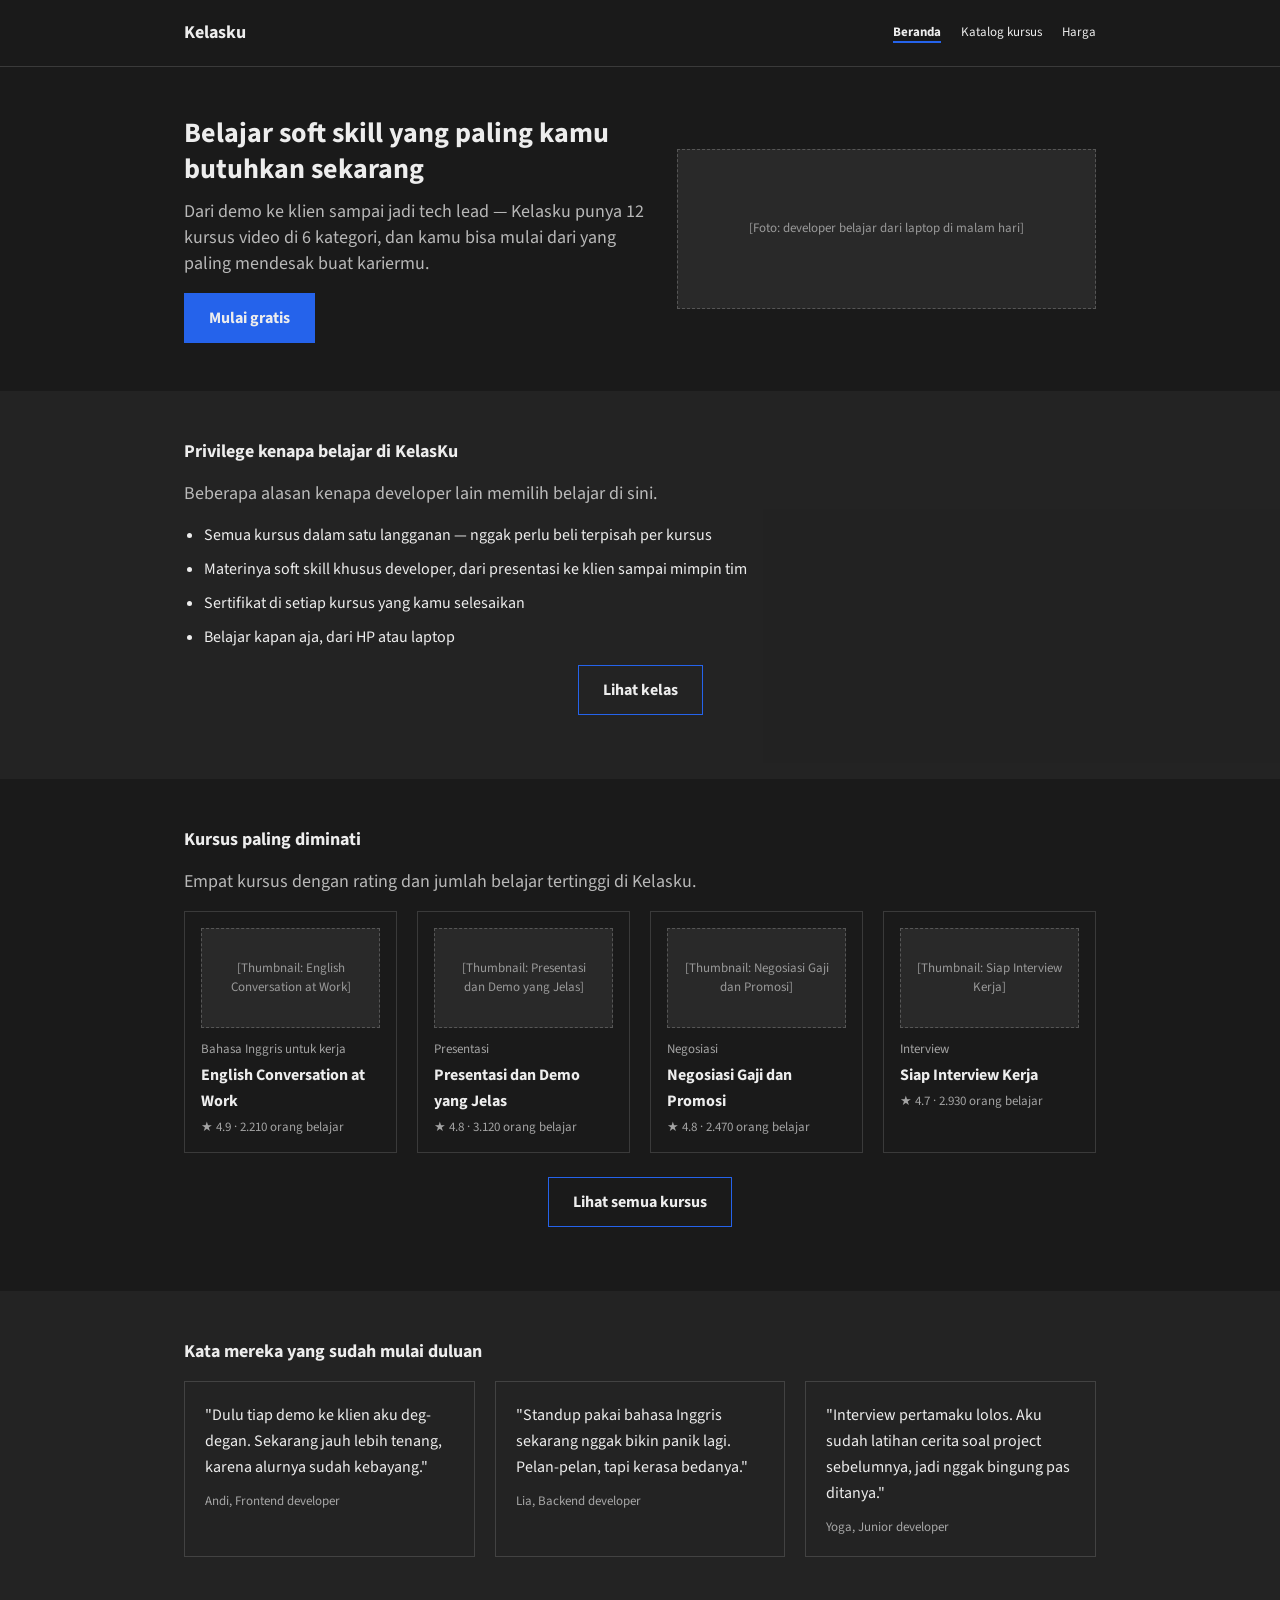
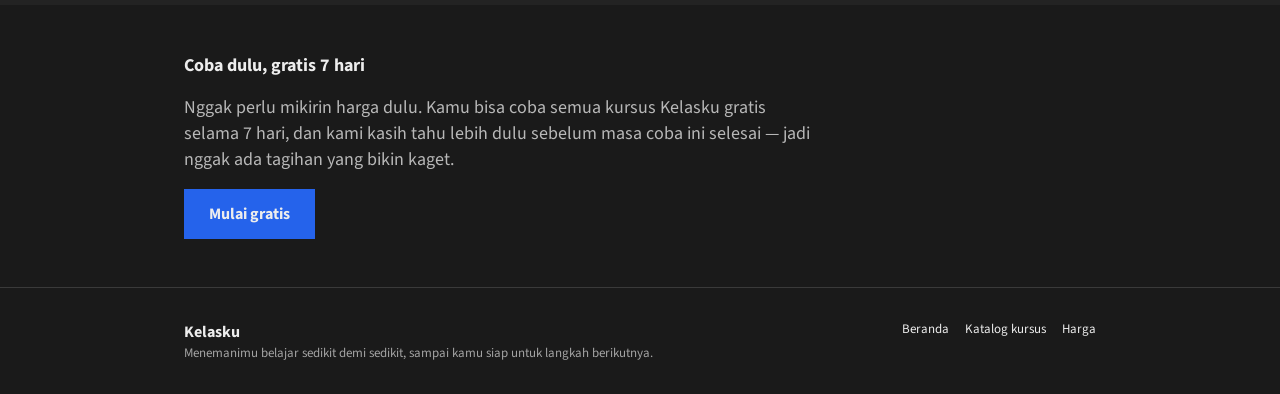
<file: website/index.html>
<!doctype html>
<html lang="id">
<head>
  <meta charset="utf-8">
  <meta name="viewport" content="width=device-width, initial-scale=1">
  <title>Kelasku — kursus soft skill untuk developer</title>
  <link rel="preconnect" href="https://fonts.googleapis.com">
  <link rel="preconnect" href="https://fonts.gstatic.com" crossorigin>
  <link href="https://fonts.googleapis.com/css2?family=Source+Sans+3:wght@400;600;700&display=swap" rel="stylesheet">
  <link rel="stylesheet" href="../tokens.css">
  <link rel="stylesheet" href="style.css">
</head>
<body>
  <header class="site-header">
    <div class="wrap">
      <a class="brand" href="index.html">Kelasku</a>
      <nav aria-label="Navigasi utama">
        <a href="index.html" aria-current="page">Beranda</a>
        <a href="katalog.html">Katalog kursus</a>
        <a href="harga.html">Harga</a>
      </nav>
    </div>
  </header>

  <main>
    <section>
      <div class="wrap hero">
        <div>
          <h1>Belajar soft skill yang paling kamu butuhkan sekarang</h1>
          <p class="lead">Dari demo ke klien sampai jadi tech lead — Kelasku punya 12 kursus video di 6 kategori, dan kamu bisa mulai dari yang paling mendesak buat kariermu.</p>
          <button type="button" class="btn">Mulai gratis</button>
        </div>
        <div class="placeholder">[Foto: developer belajar dari laptop di malam hari]</div>
      </div>
    </section>

    <section class="alt">
      <div class="wrap">
        <h2>Privilege kenapa belajar di KelasKu</h2>
        <p class="lead">Beberapa alasan kenapa developer lain memilih belajar di sini.</p>
        <ul class="privilege-list">
          <li>Semua kursus dalam satu langganan — nggak perlu beli terpisah per kursus</li>
          <li>Materinya soft skill khusus developer, dari presentasi ke klien sampai mimpin tim</li>
          <li>Sertifikat di setiap kursus yang kamu selesaikan</li>
          <li>Belajar kapan aja, dari HP atau laptop</li>
        </ul>
        <p class="cta-center" style="margin-top:16px;">
          <a class="btn-secondary" href="#kursus-populer">Lihat kelas</a>
        </p>
      </div>
    </section>

    <section id="kursus-populer">
      <div class="wrap">
        <h2>Kursus paling diminati</h2>
        <p class="lead">Empat kursus dengan rating dan jumlah belajar tertinggi di Kelasku.</p>
        <div class="course-grid course-grid-compact">
          <article class="course-card">
            <div class="placeholder">[Thumbnail: English Conversation at Work]</div>
            <p class="category">Bahasa Inggris untuk kerja</p>
            <h3>English Conversation at Work</h3>
            <p class="meta">★ 4.9 · 2.210 orang belajar</p>
          </article>
          <article class="course-card">
            <div class="placeholder">[Thumbnail: Presentasi dan Demo yang Jelas]</div>
            <p class="category">Presentasi</p>
            <h3>Presentasi dan Demo yang Jelas</h3>
            <p class="meta">★ 4.8 · 3.120 orang belajar</p>
          </article>
          <article class="course-card">
            <div class="placeholder">[Thumbnail: Negosiasi Gaji dan Promosi]</div>
            <p class="category">Negosiasi</p>
            <h3>Negosiasi Gaji dan Promosi</h3>
            <p class="meta">★ 4.8 · 2.470 orang belajar</p>
          </article>
          <article class="course-card">
            <div class="placeholder">[Thumbnail: Siap Interview Kerja]</div>
            <p class="category">Interview</p>
            <h3>Siap Interview Kerja</h3>
            <p class="meta">★ 4.7 · 2.930 orang belajar</p>
          </article>
        </div>
        <p class="cta-center" style="margin-top:24px;">
          <a class="btn-secondary" href="katalog.html">Lihat semua kursus</a>
        </p>
      </div>
    </section>

    <section class="alt">
      <div class="wrap">
        <h2>Kata mereka yang sudah mulai duluan</h2>
        <div class="testimoni-grid">
          <div class="testimoni-card">
            <p>"Dulu tiap demo ke klien aku deg-degan. Sekarang jauh lebih tenang, karena alurnya sudah kebayang."</p>
            <p class="role">Andi, Frontend developer</p>
          </div>
          <div class="testimoni-card">
            <p>"Standup pakai bahasa Inggris sekarang nggak bikin panik lagi. Pelan-pelan, tapi kerasa bedanya."</p>
            <p class="role">Lia, Backend developer</p>
          </div>
          <div class="testimoni-card">
            <p>"Interview pertamaku lolos. Aku sudah latihan cerita soal project sebelumnya, jadi nggak bingung pas ditanya."</p>
            <p class="role">Yoga, Junior developer</p>
          </div>
        </div>
      </div>
    </section>

    <section>
      <div class="wrap">
        <h2>Coba dulu, gratis 7 hari</h2>
        <p class="lead">Nggak perlu mikirin harga dulu. Kamu bisa coba semua kursus Kelasku gratis selama 7 hari, dan kami kasih tahu lebih dulu sebelum masa coba ini selesai — jadi nggak ada tagihan yang bikin kaget.</p>
        <button type="button" class="btn">Mulai gratis</button>
      </div>
    </section>
  </main>

  <footer class="site-footer">
    <div class="wrap">
      <div>
        <strong>Kelasku</strong>
        <p>Menemanimu belajar sedikit demi sedikit, sampai kamu siap untuk langkah berikutnya.</p>
      </div>
      <nav aria-label="Navigasi footer">
        <a href="index.html">Beranda</a>
        <a href="katalog.html">Katalog kursus</a>
        <a href="harga.html">Harga</a>
      </nav>
    </div>
  </footer>
</body>
</html>
</file>
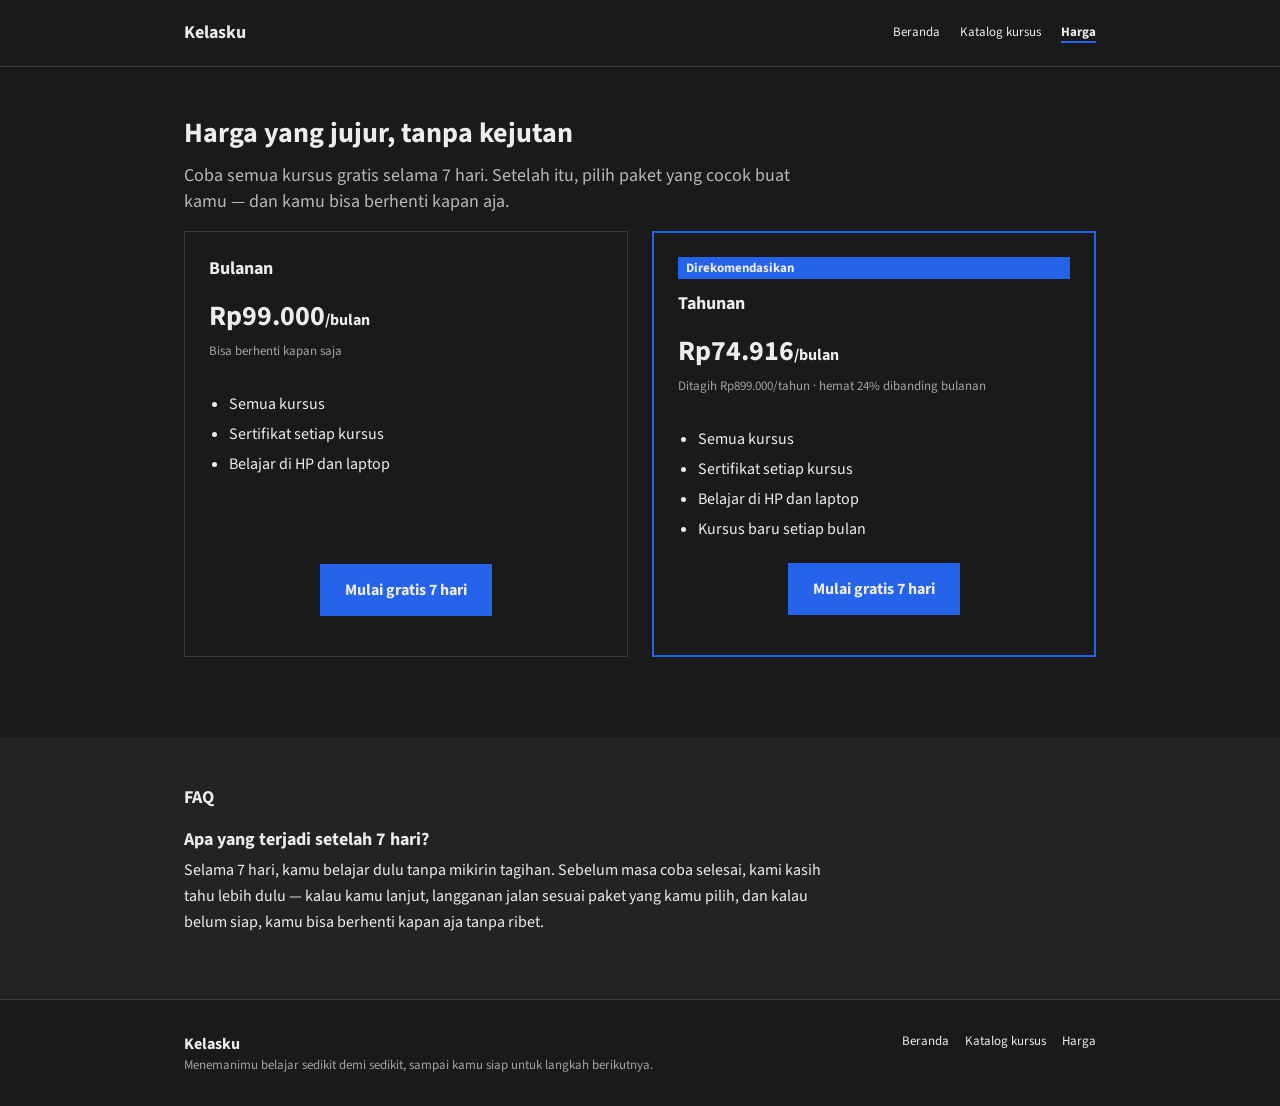
<file: website/harga.html>
<!doctype html>
<html lang="id">
<head>
  <meta charset="utf-8">
  <meta name="viewport" content="width=device-width, initial-scale=1">
  <title>Harga — Kelasku</title>
  <link rel="preconnect" href="https://fonts.googleapis.com">
  <link rel="preconnect" href="https://fonts.gstatic.com" crossorigin>
  <link href="https://fonts.googleapis.com/css2?family=Source+Sans+3:wght@400;600;700&display=swap" rel="stylesheet">
  <link rel="stylesheet" href="../tokens.css">
  <link rel="stylesheet" href="style.css">
</head>
<body>
  <header class="site-header">
    <div class="wrap">
      <a class="brand" href="index.html">Kelasku</a>
      <nav aria-label="Navigasi utama">
        <a href="index.html">Beranda</a>
        <a href="katalog.html">Katalog kursus</a>
        <a href="harga.html" aria-current="page">Harga</a>
      </nav>
    </div>
  </header>

  <main>
    <section>
      <div class="wrap">
        <h1>Harga yang jujur, tanpa kejutan</h1>
        <p class="lead">Coba semua kursus gratis selama 7 hari. Setelah itu, pilih paket yang cocok buat kamu — dan kamu bisa berhenti kapan aja.</p>

        <div class="plans">
          <div class="plan-card">
            <h2>Bulanan</h2>
            <p class="price">Rp99.000<span style="font-size:1rem;">/bulan</span></p>
            <p class="note">Bisa berhenti kapan saja</p>
            <ul>
              <li>Semua kursus</li>
              <li>Sertifikat setiap kursus</li>
              <li>Belajar di HP dan laptop</li>
            </ul>
            <p class="cta-center">
              <button type="button" class="btn">Mulai gratis 7 hari</button>
            </p>
          </div>

          <div class="plan-card recommended">
            <span class="badge">Direkomendasikan</span>
            <h2>Tahunan</h2>
            <p class="price">Rp74.916<span style="font-size:1rem;">/bulan</span></p>
            <p class="note">Ditagih Rp899.000/tahun · hemat 24% dibanding bulanan</p>
            <ul>
              <li>Semua kursus</li>
              <li>Sertifikat setiap kursus</li>
              <li>Belajar di HP dan laptop</li>
              <li>Kursus baru setiap bulan</li>
            </ul>
            <p class="cta-center">
              <button type="button" class="btn">Mulai gratis 7 hari</button>
            </p>
          </div>
        </div>
      </div>
    </section>

    <section class="alt">
      <div class="wrap">
        <h2>FAQ</h2>
        <div class="faq-item">
          <h3>Apa yang terjadi setelah 7 hari?</h3>
          <p>Selama 7 hari, kamu belajar dulu tanpa mikirin tagihan. Sebelum masa coba selesai, kami kasih tahu lebih dulu — kalau kamu lanjut, langganan jalan sesuai paket yang kamu pilih, dan kalau belum siap, kamu bisa berhenti kapan aja tanpa ribet.</p>
        </div>
      </div>
    </section>
  </main>

  <footer class="site-footer">
    <div class="wrap">
      <div>
        <strong>Kelasku</strong>
        <p>Menemanimu belajar sedikit demi sedikit, sampai kamu siap untuk langkah berikutnya.</p>
      </div>
      <nav aria-label="Navigasi footer">
        <a href="index.html">Beranda</a>
        <a href="katalog.html">Katalog kursus</a>
        <a href="harga.html">Harga</a>
      </nav>
    </div>
  </footer>
</body>
</html>
</file>
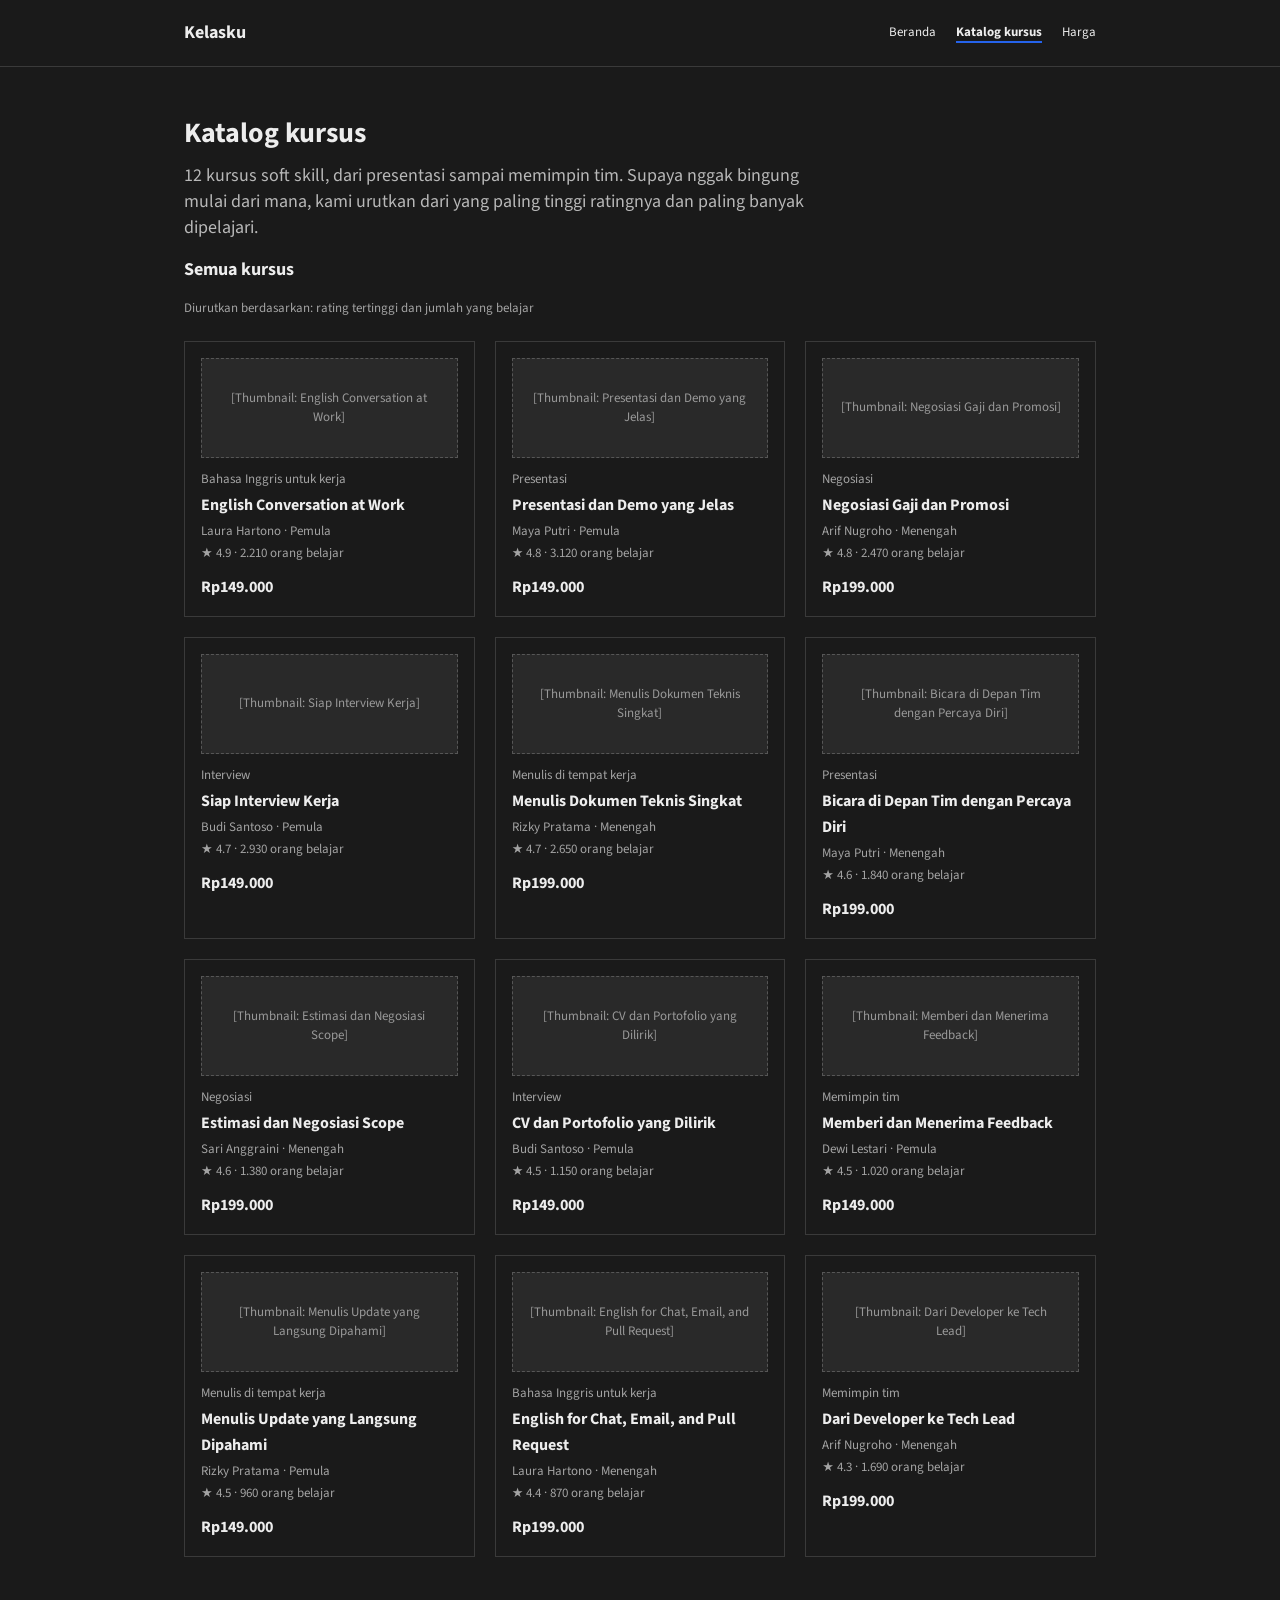
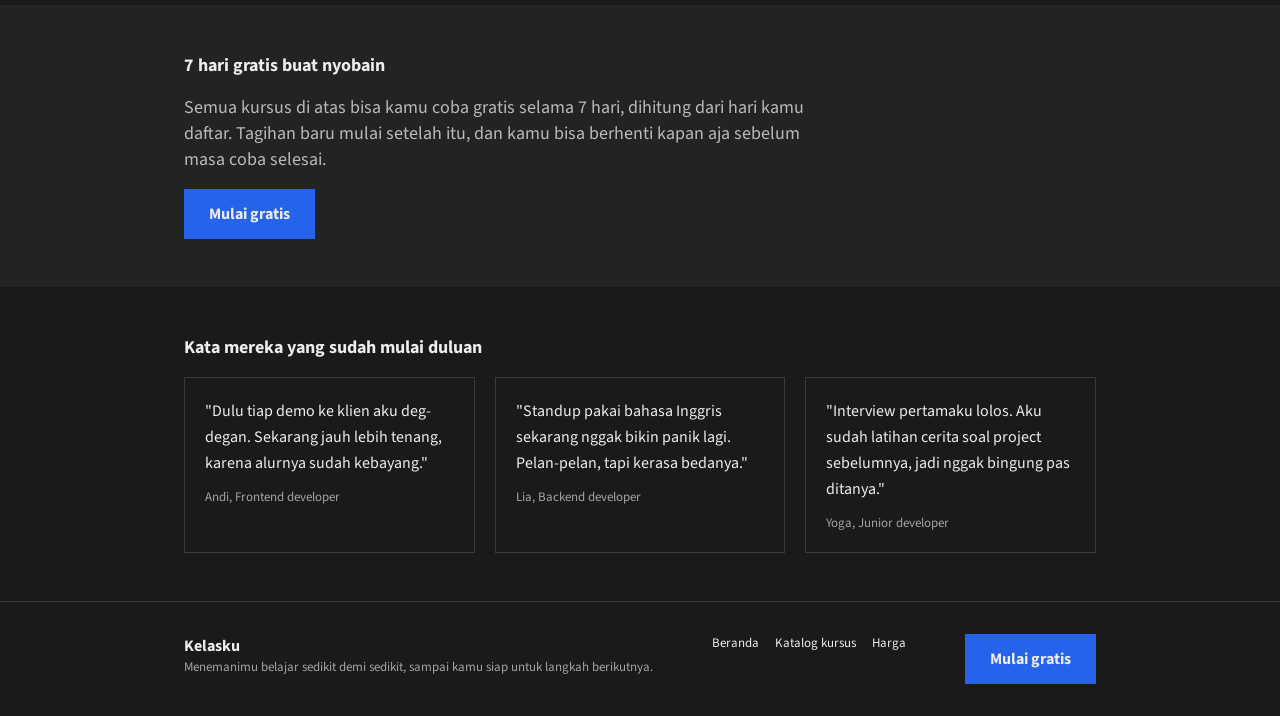
<file: website/katalog.html>
<!doctype html>
<html lang="id">
<head>
  <meta charset="utf-8">
  <meta name="viewport" content="width=device-width, initial-scale=1">
  <title>Katalog kursus — Kelasku</title>
  <link rel="preconnect" href="https://fonts.googleapis.com">
  <link rel="preconnect" href="https://fonts.gstatic.com" crossorigin>
  <link href="https://fonts.googleapis.com/css2?family=Source+Sans+3:wght@400;600;700&display=swap" rel="stylesheet">
  <link rel="stylesheet" href="../tokens.css">
  <link rel="stylesheet" href="style.css">
</head>
<body>
  <header class="site-header">
    <div class="wrap">
      <a class="brand" href="index.html">Kelasku</a>
      <nav aria-label="Navigasi utama">
        <a href="index.html">Beranda</a>
        <a href="katalog.html" aria-current="page">Katalog kursus</a>
        <a href="harga.html">Harga</a>
      </nav>
    </div>
  </header>

  <main>
    <section>
      <div class="wrap">
        <h1>Katalog kursus</h1>
        <p class="lead">12 kursus soft skill, dari presentasi sampai memimpin tim. Supaya nggak bingung mulai dari mana, kami urutkan dari yang paling tinggi ratingnya dan paling banyak dipelajari.</p>

        <h2>Semua kursus</h2>
        <div class="sort-row">
          <span class="sort-label">Diurutkan berdasarkan: rating tertinggi dan jumlah yang belajar</span>
        </div>

        <div class="course-grid">
          <article class="course-card">
            <div class="placeholder">[Thumbnail: English Conversation at Work]</div>
            <p class="category">Bahasa Inggris untuk kerja</p>
            <h3>English Conversation at Work</h3>
            <p class="meta">Laura Hartono · Pemula</p>
            <p class="meta">★ 4.9 · 2.210 orang belajar</p>
            <p class="price-tag">Rp149.000</p>
          </article>

          <article class="course-card">
            <div class="placeholder">[Thumbnail: Presentasi dan Demo yang Jelas]</div>
            <p class="category">Presentasi</p>
            <h3>Presentasi dan Demo yang Jelas</h3>
            <p class="meta">Maya Putri · Pemula</p>
            <p class="meta">★ 4.8 · 3.120 orang belajar</p>
            <p class="price-tag">Rp149.000</p>
          </article>

          <article class="course-card">
            <div class="placeholder">[Thumbnail: Negosiasi Gaji dan Promosi]</div>
            <p class="category">Negosiasi</p>
            <h3>Negosiasi Gaji dan Promosi</h3>
            <p class="meta">Arif Nugroho · Menengah</p>
            <p class="meta">★ 4.8 · 2.470 orang belajar</p>
            <p class="price-tag">Rp199.000</p>
          </article>

          <article class="course-card">
            <div class="placeholder">[Thumbnail: Siap Interview Kerja]</div>
            <p class="category">Interview</p>
            <h3>Siap Interview Kerja</h3>
            <p class="meta">Budi Santoso · Pemula</p>
            <p class="meta">★ 4.7 · 2.930 orang belajar</p>
            <p class="price-tag">Rp149.000</p>
          </article>

          <article class="course-card">
            <div class="placeholder">[Thumbnail: Menulis Dokumen Teknis Singkat]</div>
            <p class="category">Menulis di tempat kerja</p>
            <h3>Menulis Dokumen Teknis Singkat</h3>
            <p class="meta">Rizky Pratama · Menengah</p>
            <p class="meta">★ 4.7 · 2.650 orang belajar</p>
            <p class="price-tag">Rp199.000</p>
          </article>

          <article class="course-card">
            <div class="placeholder">[Thumbnail: Bicara di Depan Tim dengan Percaya Diri]</div>
            <p class="category">Presentasi</p>
            <h3>Bicara di Depan Tim dengan Percaya Diri</h3>
            <p class="meta">Maya Putri · Menengah</p>
            <p class="meta">★ 4.6 · 1.840 orang belajar</p>
            <p class="price-tag">Rp199.000</p>
          </article>

          <article class="course-card">
            <div class="placeholder">[Thumbnail: Estimasi dan Negosiasi Scope]</div>
            <p class="category">Negosiasi</p>
            <h3>Estimasi dan Negosiasi Scope</h3>
            <p class="meta">Sari Anggraini · Menengah</p>
            <p class="meta">★ 4.6 · 1.380 orang belajar</p>
            <p class="price-tag">Rp199.000</p>
          </article>

          <article class="course-card">
            <div class="placeholder">[Thumbnail: CV dan Portofolio yang Dilirik]</div>
            <p class="category">Interview</p>
            <h3>CV dan Portofolio yang Dilirik</h3>
            <p class="meta">Budi Santoso · Pemula</p>
            <p class="meta">★ 4.5 · 1.150 orang belajar</p>
            <p class="price-tag">Rp149.000</p>
          </article>

          <article class="course-card">
            <div class="placeholder">[Thumbnail: Memberi dan Menerima Feedback]</div>
            <p class="category">Memimpin tim</p>
            <h3>Memberi dan Menerima Feedback</h3>
            <p class="meta">Dewi Lestari · Pemula</p>
            <p class="meta">★ 4.5 · 1.020 orang belajar</p>
            <p class="price-tag">Rp149.000</p>
          </article>

          <article class="course-card">
            <div class="placeholder">[Thumbnail: Menulis Update yang Langsung Dipahami]</div>
            <p class="category">Menulis di tempat kerja</p>
            <h3>Menulis Update yang Langsung Dipahami</h3>
            <p class="meta">Rizky Pratama · Pemula</p>
            <p class="meta">★ 4.5 · 960 orang belajar</p>
            <p class="price-tag">Rp149.000</p>
          </article>

          <article class="course-card">
            <div class="placeholder">[Thumbnail: English for Chat, Email, and Pull Request]</div>
            <p class="category">Bahasa Inggris untuk kerja</p>
            <h3>English for Chat, Email, and Pull Request</h3>
            <p class="meta">Laura Hartono · Menengah</p>
            <p class="meta">★ 4.4 · 870 orang belajar</p>
            <p class="price-tag">Rp199.000</p>
          </article>

          <article class="course-card">
            <div class="placeholder">[Thumbnail: Dari Developer ke Tech Lead]</div>
            <p class="category">Memimpin tim</p>
            <h3>Dari Developer ke Tech Lead</h3>
            <p class="meta">Arif Nugroho · Menengah</p>
            <p class="meta">★ 4.3 · 1.690 orang belajar</p>
            <p class="price-tag">Rp199.000</p>
          </article>
        </div>
      </div>
    </section>

    <section class="alt">
      <div class="wrap">
        <h2>7 hari gratis buat nyobain</h2>
        <p class="lead">Semua kursus di atas bisa kamu coba gratis selama 7 hari, dihitung dari hari kamu daftar. Tagihan baru mulai setelah itu, dan kamu bisa berhenti kapan aja sebelum masa coba selesai.</p>
        <button type="button" class="btn">Mulai gratis</button>
      </div>
    </section>

    <section>
      <div class="wrap">
        <h2>Kata mereka yang sudah mulai duluan</h2>
        <div class="testimoni-grid">
          <div class="testimoni-card">
            <p>"Dulu tiap demo ke klien aku deg-degan. Sekarang jauh lebih tenang, karena alurnya sudah kebayang."</p>
            <p class="role">Andi, Frontend developer</p>
          </div>
          <div class="testimoni-card">
            <p>"Standup pakai bahasa Inggris sekarang nggak bikin panik lagi. Pelan-pelan, tapi kerasa bedanya."</p>
            <p class="role">Lia, Backend developer</p>
          </div>
          <div class="testimoni-card">
            <p>"Interview pertamaku lolos. Aku sudah latihan cerita soal project sebelumnya, jadi nggak bingung pas ditanya."</p>
            <p class="role">Yoga, Junior developer</p>
          </div>
        </div>
      </div>
    </section>
  </main>

  <footer class="site-footer">
    <div class="wrap">
      <div>
        <strong>Kelasku</strong>
        <p>Menemanimu belajar sedikit demi sedikit, sampai kamu siap untuk langkah berikutnya.</p>
      </div>
      <nav aria-label="Navigasi footer">
        <a href="index.html">Beranda</a>
        <a href="katalog.html">Katalog kursus</a>
        <a href="harga.html">Harga</a>
      </nav>
      <div class="footer-cta">
        <button type="button" class="btn">Mulai gratis</button>
      </div>
    </div>
  </footer>
</body>
</html>
</file>
<file: tokens.css>
/* Design token kedua project (website/ dan app/).
   Kosong sampai pekan 4. Di pekan 4, pindahkan warna, ukuran, spacing, dan radius
   yang dipakai berulang ke sini, lalu pakai lewat var(--nama-token). */

:root {
}
</file>
<file: website/style.css>
/* High fidelity pekan 3: font, type scale, dan palet dari CLAUDE.md bagian 5.
   Variabel warna di bawah cuma disiapkan di sini dulu — dipindah ke tokens.css di pekan 4. */

:root {
  --color-latar: #1a1a1a;
  --color-teks: #ededed;
  --color-teks-rgb: 237, 237, 237;
  --color-aksen: #2563eb;
  --color-aksen-rgb: 37, 99, 235;
  --color-sukses: #16a34a;
  --color-error: #dc2626;
}

* {
  box-sizing: border-box;
}

body {
  margin: 0;
  font-family: "Source Sans 3", "Source Sans Pro", system-ui, -apple-system, "Segoe UI", sans-serif;
  color: var(--color-teks);
  background: var(--color-latar);
  line-height: 1.5;
}

a {
  color: var(--color-aksen);
}

.wrap {
  max-width: 960px;
  margin: 0 auto;
  padding: 0 24px;
}

/* Header */

.site-header {
  border-bottom: 1px solid rgba(var(--color-teks-rgb), 0.15);
}

.site-header .wrap {
  display: flex;
  align-items: center;
  justify-content: space-between;
  padding-top: 20px;
  padding-bottom: 20px;
  flex-wrap: wrap;
  gap: 12px;
}

.site-header .brand {
  font-size: 1.125rem;
  line-height: 1.625rem;
  font-weight: 700;
  text-decoration: none;
  color: var(--color-teks);
}

.site-header nav {
  display: flex;
  gap: 20px;
}

.site-header nav a {
  text-decoration: none;
  font-size: 0.8125rem;
  line-height: 1.125rem;
  color: var(--color-teks);
}

.site-header nav a[aria-current="page"] {
  font-weight: 700;
  color: var(--color-teks);
  border-bottom: 2px solid var(--color-aksen);
}

/* Sections */

section {
  padding: 48px 0;
}

section.alt {
  background: rgba(var(--color-teks-rgb), 0.04);
}

h1,
h2,
h3 {
  font-weight: 700;
  color: var(--color-teks);
}

h1 {
  font-size: 1.75rem;
  line-height: 2.25rem;
  margin: 0 0 12px;
}

h2 {
  font-size: 1.125rem;
  line-height: 1.625rem;
  margin: 0 0 16px;
}

h3 {
  font-size: 1rem;
  line-height: 1.625rem;
  margin: 0 0 4px;
}

p {
  font-size: 1rem;
  line-height: 1.625rem;
  margin: 0 0 16px;
}

.lead {
  font-size: 1.125rem;
  line-height: 1.625rem;
  font-weight: 400;
  color: var(--color-teks);
  opacity: 0.75;
  max-width: 640px;
}

/* Button */

.btn {
  display: inline-block;
  border: 1px solid var(--color-aksen);
  background: var(--color-aksen);
  color: var(--color-teks);
  font: inherit;
  font-weight: 700;
  font-size: 1rem;
  padding: 12px 24px;
  min-height: 44px;
  cursor: pointer;
}

.btn:hover {
  filter: brightness(0.88);
}

.btn-secondary {
  display: inline-block;
  border: 1px solid var(--color-aksen);
  background: transparent;
  color: var(--color-teks);
  font: inherit;
  font-weight: 700;
  font-size: 1rem;
  padding: 11px 24px;
  min-height: 44px;
  text-decoration: none;
}

.btn-secondary:hover {
  background: rgba(var(--color-aksen-rgb), 0.08);
}

/* Placeholder image box */

.placeholder {
  background: rgba(var(--color-teks-rgb), 0.12);
  border: 1px dashed rgba(var(--color-teks-rgb), 0.4);
  color: var(--color-teks);
  opacity: 0.6;
  display: flex;
  align-items: center;
  justify-content: center;
  text-align: center;
  font-size: 0.8125rem;
  padding: 16px;
  min-height: 160px;
}

/* Hero */

.hero {
  display: grid;
  grid-template-columns: 1.1fr 1fr;
  gap: 32px;
  align-items: center;
}

/* Testimoni */

.testimoni-grid {
  display: grid;
  grid-template-columns: repeat(3, 1fr);
  gap: 20px;
}

.testimoni-card {
  border: 1px solid rgba(var(--color-teks-rgb), 0.15);
  padding: 20px;
}

.testimoni-card p {
  margin-bottom: 12px;
}

.testimoni-card .role {
  font-size: 0.8125rem;
  line-height: 1.125rem;
  color: var(--color-teks);
  opacity: 0.65;
  margin: 0;
}

/* Privilege list */

.privilege-list {
  max-width: 640px;
  padding-left: 20px;
  margin: 0;
}

.privilege-list li {
  margin-bottom: 10px;
}

/* Katalog */

.sort-row {
  display: flex;
  align-items: baseline;
  justify-content: space-between;
  flex-wrap: wrap;
  gap: 8px;
  margin-bottom: 24px;
}

.sort-label {
  font-size: 0.8125rem;
  line-height: 1.125rem;
  color: var(--color-teks);
  opacity: 0.65;
}

.course-grid {
  display: grid;
  grid-template-columns: repeat(3, 1fr);
  gap: 20px;
}

.course-card {
  border: 1px solid rgba(var(--color-teks-rgb), 0.15);
  padding: 16px;
}

.course-card .placeholder {
  min-height: 100px;
  margin-bottom: 12px;
}

.course-card .category {
  font-size: 0.8125rem;
  line-height: 1.125rem;
  color: var(--color-teks);
  opacity: 0.65;
  margin-bottom: 4px;
}

.course-card .meta {
  font-size: 0.8125rem;
  line-height: 1.125rem;
  color: var(--color-teks);
  opacity: 0.65;
  margin: 4px 0 0;
}

.course-card .btn {
  width: 100%;
  text-align: center;
  margin-top: 16px;
}

.course-card .price-tag {
  font-size: 1rem;
  line-height: 1.625rem;
  font-weight: 700;
  margin: 12px 0 0;
}

.course-grid-compact {
  grid-template-columns: repeat(4, 1fr);
}

/* Harga */

.plans {
  display: grid;
  grid-template-columns: 1fr 1fr;
  gap: 24px;
  margin-bottom: 32px;
}

.plan-card {
  border: 1px solid rgba(var(--color-teks-rgb), 0.15);
  padding: 24px;
  position: relative;
  display: flex;
  flex-direction: column;
}

.plan-card .cta-center {
  margin-top: auto;
  padding-top: 16px;
}

.plan-card.recommended {
  border: 2px solid var(--color-aksen);
}

.plan-card .badge {
  display: inline-block;
  background: var(--color-aksen);
  color: var(--color-teks);
  font-size: 0.8125rem;
  line-height: 1.125rem;
  font-weight: 700;
  padding: 2px 8px;
  margin-bottom: 12px;
}

.plan-card .price {
  font-size: 1.75rem;
  line-height: 2.25rem;
  font-weight: 700;
  margin: 0 0 4px;
}

.plan-card .note {
  font-size: 0.8125rem;
  line-height: 1.125rem;
  color: var(--color-teks);
  opacity: 0.65;
}

.plan-card ul {
  margin: 16px 0 0;
  padding-left: 20px;
}

.plan-card li {
  margin-bottom: 6px;
}

.cta-center {
  text-align: center;
}

.faq-item h3 {
  font-size: 1.125rem;
  line-height: 1.625rem;
}

.faq-item p {
  max-width: 640px;
}

/* Footer */

.site-footer {
  border-top: 1px solid rgba(var(--color-teks-rgb), 0.15);
  padding: 32px 0;
  background: var(--color-latar);
}

.site-footer .wrap {
  display: flex;
  justify-content: space-between;
  flex-wrap: wrap;
  gap: 16px;
}

.site-footer nav {
  display: flex;
  gap: 16px;
}

.site-footer nav a {
  font-size: 0.8125rem;
  line-height: 1.125rem;
  text-decoration: none;
  color: var(--color-teks);
}

.site-footer p {
  margin: 0;
  font-size: 0.8125rem;
  line-height: 1.125rem;
  color: var(--color-teks);
  opacity: 0.65;
}

.footer-cta {
  align-self: center;
}

@media (max-width: 720px) {
  .hero,
  .testimoni-grid,
  .course-grid,
  .plans {
    grid-template-columns: 1fr;
  }

  .plan-card.recommended {
    order: -1;
  }
}
</file>
